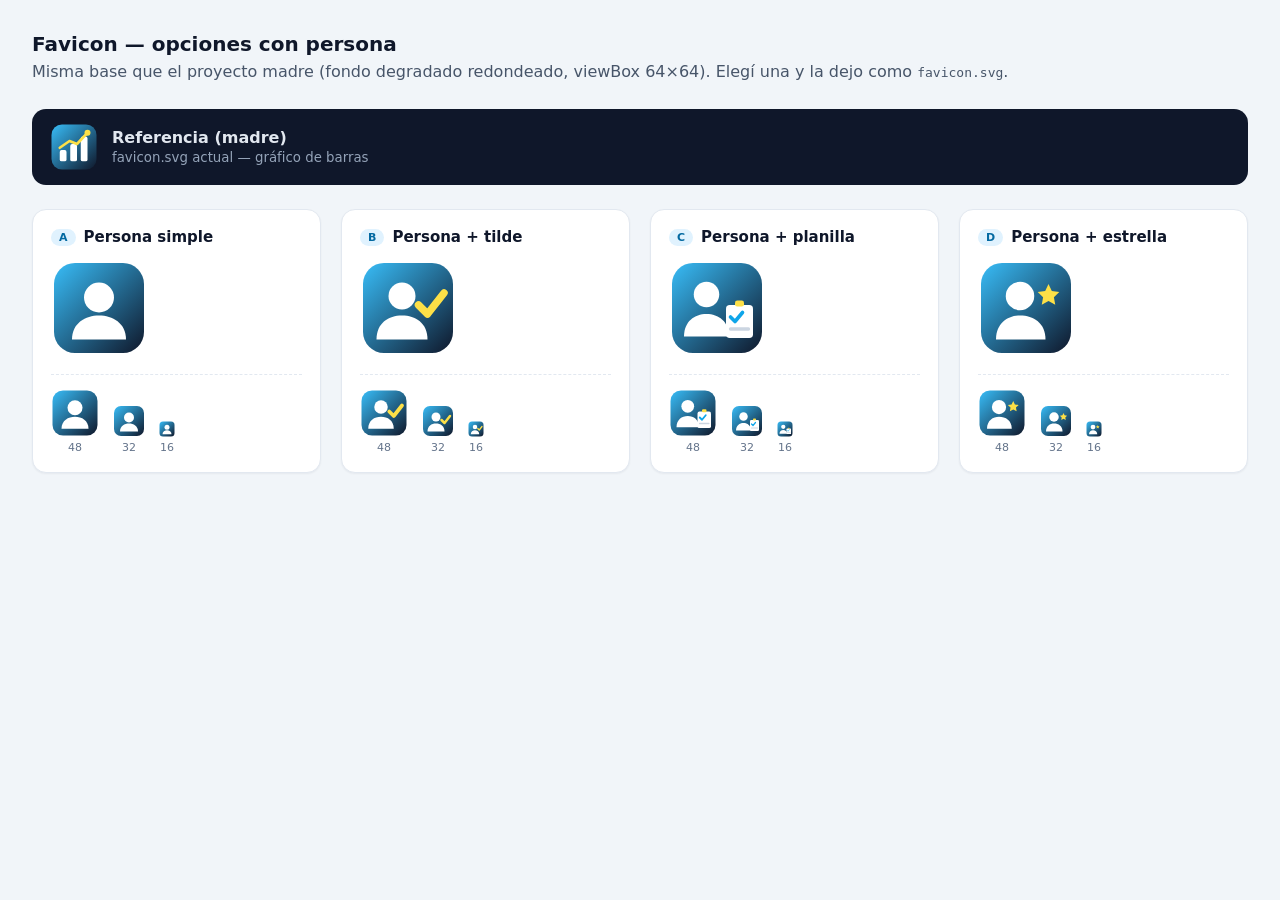
<file: favicon-prueba.html>
<!doctype html>
<html lang="es">
<head>
<meta charset="utf-8" />
<meta name="viewport" content="width=device-width, initial-scale=1" />
<title>Favicon · opciones (persona)</title>
<style>
  body{font-family:system-ui,Segoe UI,Roboto,Arial,sans-serif;background:#f1f5f9;color:#0f172a;margin:0;padding:32px}
  h1{font-size:20px;margin:0 0 6px}
  p.lead{margin:0 0 28px;color:#475569}
  .grid{display:grid;grid-template-columns:repeat(auto-fill,minmax(260px,1fr));gap:20px}
  .card{background:#fff;border:1px solid #e2e8f0;border-radius:14px;padding:18px;box-shadow:0 1px 2px rgba(15,23,42,.05)}
  .card h2{font-size:15px;margin:0 0 14px;display:flex;align-items:center;gap:8px}
  .tag{font-size:11px;font-weight:700;color:#0369a1;background:#e0f2fe;border-radius:999px;padding:2px 8px}
  .big{width:96px;height:96px}
  .sizes{display:flex;align-items:flex-end;gap:14px;margin-top:14px;padding-top:14px;border-top:1px dashed #e2e8f0}
  .sizes .s{display:flex;flex-direction:column;align-items:center;gap:4px;font-size:11px;color:#64748b}
  .s48{width:48px;height:48px}.s32{width:32px;height:32px}.s16{width:16px;height:16px}
  .ref{display:flex;align-items:center;gap:14px;background:#0f172a;color:#e2e8f0;border-radius:14px;padding:14px 18px;margin-bottom:24px}
  .ref svg{flex:0 0 auto}
  .ref small{color:#94a3b8}
</style>
</head>
<body>
  <h1>Favicon — opciones con persona</h1>
  <p class="lead">Misma base que el proyecto madre (fondo degradado redondeado, viewBox 64×64). Elegí una y la dejo como <code>favicon.svg</code>.</p>

  <div class="ref">
    <!-- Referencia: favicon ACTUAL del proyecto madre (gráfico de barras) -->
    <svg width="48" height="48" viewBox="0 0 64 64" xmlns="http://www.w3.org/2000/svg">
      <defs><linearGradient id="gr" x1="0" y1="0" x2="1" y2="1"><stop offset="0" stop-color="#38bdf8"/><stop offset="1" stop-color="#0f172a"/></linearGradient></defs>
      <rect x="2" y="2" width="60" height="60" rx="14" fill="url(#gr)"/>
      <rect x="13" y="36" width="9" height="15" rx="2.5" fill="#fff"/>
      <rect x="27" y="28" width="9" height="23" rx="2.5" fill="#fff"/>
      <rect x="41" y="18" width="9" height="33" rx="2.5" fill="#fff"/>
      <path d="M13 33 L26 24 L36 28 L50 13" fill="none" stroke="#fde047" stroke-width="3.5" stroke-linecap="round" stroke-linejoin="round"/>
      <circle cx="50" cy="13" r="4" fill="#fde047"/>
    </svg>
    <div><strong>Referencia (madre)</strong><br><small>favicon.svg actual — gráfico de barras</small></div>
  </div>

  <div class="grid">

    <!-- A: Persona simple -->
    <div class="card">
      <h2><span class="tag">A</span> Persona simple</h2>
      <svg class="big" viewBox="0 0 64 64" xmlns="http://www.w3.org/2000/svg">
        <defs><linearGradient id="gA" x1="0" y1="0" x2="1" y2="1"><stop offset="0" stop-color="#38bdf8"/><stop offset="1" stop-color="#0f172a"/></linearGradient></defs>
        <rect x="2" y="2" width="60" height="60" rx="14" fill="url(#gA)"/>
        <circle cx="32" cy="25" r="10" fill="#fff"/>
        <path d="M14 53 C14 42 23 37 32 37 C41 37 50 42 50 53 Z" fill="#fff"/>
      </svg>
      <div class="sizes">
        <div class="s"><svg class="s48" viewBox="0 0 64 64"><use href="#useA"/></svg>48</div>
        <div class="s"><svg class="s32" viewBox="0 0 64 64"><use href="#useA"/></svg>32</div>
        <div class="s"><svg class="s16" viewBox="0 0 64 64"><use href="#useA"/></svg>16</div>
      </div>
    </div>

    <!-- B: Persona + tilde (evaluación OK) -->
    <div class="card">
      <h2><span class="tag">B</span> Persona + tilde</h2>
      <svg class="big" viewBox="0 0 64 64" xmlns="http://www.w3.org/2000/svg">
        <defs><linearGradient id="gB" x1="0" y1="0" x2="1" y2="1"><stop offset="0" stop-color="#38bdf8"/><stop offset="1" stop-color="#0f172a"/></linearGradient></defs>
        <rect x="2" y="2" width="60" height="60" rx="14" fill="url(#gB)"/>
        <circle cx="28" cy="24" r="9" fill="#fff"/>
        <path d="M11 52 C11 41 19 36 28 36 C34 36 39 38 42 41" fill="none" stroke="#fff" stroke-width="0"/>
        <path d="M11 53 C11 42 19 37 28 37 C37 37 45 42 45 53 Z" fill="#fff"/>
        <path d="M39 30 L45 36 L56 22" fill="none" stroke="#fde047" stroke-width="5" stroke-linecap="round" stroke-linejoin="round"/>
      </svg>
      <div class="sizes">
        <div class="s"><svg class="s48" viewBox="0 0 64 64"><use href="#useB"/></svg>48</div>
        <div class="s"><svg class="s32" viewBox="0 0 64 64"><use href="#useB"/></svg>32</div>
        <div class="s"><svg class="s16" viewBox="0 0 64 64"><use href="#useB"/></svg>16</div>
      </div>
    </div>

    <!-- C: Persona + estrella/check de evaluación (clipboard) -->
    <div class="card">
      <h2><span class="tag">C</span> Persona + planilla</h2>
      <svg class="big" viewBox="0 0 64 64" xmlns="http://www.w3.org/2000/svg">
        <defs><linearGradient id="gC" x1="0" y1="0" x2="1" y2="1"><stop offset="0" stop-color="#38bdf8"/><stop offset="1" stop-color="#0f172a"/></linearGradient></defs>
        <rect x="2" y="2" width="60" height="60" rx="14" fill="url(#gC)"/>
        <circle cx="25" cy="23" r="8.5" fill="#fff"/>
        <path d="M10 51 C10 41 17 36 25 36 C33 36 40 41 40 51 Z" fill="#fff"/>
        <rect x="38" y="30" width="18" height="22" rx="2.5" fill="#fff"/>
        <rect x="44" y="27" width="6" height="4" rx="1.5" fill="#fde047"/>
        <path d="M41 38 L44 41 L49 35" fill="none" stroke="#0ea5e9" stroke-width="2.4" stroke-linecap="round" stroke-linejoin="round"/>
        <line x1="41" y1="46" x2="53" y2="46" stroke="#cbd5e1" stroke-width="2.2" stroke-linecap="round"/>
      </svg>
      <div class="sizes">
        <div class="s"><svg class="s48" viewBox="0 0 64 64"><use href="#useC"/></svg>48</div>
        <div class="s"><svg class="s32" viewBox="0 0 64 64"><use href="#useC"/></svg>32</div>
        <div class="s"><svg class="s16" viewBox="0 0 64 64"><use href="#useC"/></svg>16</div>
      </div>
    </div>

    <!-- D: Persona con estrella (desempeño) -->
    <div class="card">
      <h2><span class="tag">D</span> Persona + estrella</h2>
      <svg class="big" viewBox="0 0 64 64" xmlns="http://www.w3.org/2000/svg">
        <defs><linearGradient id="gD" x1="0" y1="0" x2="1" y2="1"><stop offset="0" stop-color="#38bdf8"/><stop offset="1" stop-color="#0f172a"/></linearGradient></defs>
        <rect x="2" y="2" width="60" height="60" rx="14" fill="url(#gD)"/>
        <circle cx="28" cy="24" r="9.5" fill="#fff"/>
        <path d="M12 53 C12 42 20 37 28 37 C37 37 45 42 45 53 Z" fill="#fff"/>
        <path d="M47 16 l2.2 4.6 5 .7 -3.6 3.5 .9 5 -4.5 -2.4 -4.5 2.4 .9 -5 -3.6 -3.5 5 -.7 Z" fill="#fde047"/>
      </svg>
      <div class="sizes">
        <div class="s"><svg class="s48" viewBox="0 0 64 64"><use href="#useD"/></svg>48</div>
        <div class="s"><svg class="s32" viewBox="0 0 64 64"><use href="#useD"/></svg>32</div>
        <div class="s"><svg class="s16" viewBox="0 0 64 64"><use href="#useD"/></svg>16</div>
      </div>
    </div>

  </div>

  <!-- símbolos reutilizables para los tamaños chicos -->
  <svg width="0" height="0" style="position:absolute">
    <symbol id="useA" viewBox="0 0 64 64">
      <defs><linearGradient id="gAu" x1="0" y1="0" x2="1" y2="1"><stop offset="0" stop-color="#38bdf8"/><stop offset="1" stop-color="#0f172a"/></linearGradient></defs>
      <rect x="2" y="2" width="60" height="60" rx="14" fill="url(#gAu)"/>
      <circle cx="32" cy="25" r="10" fill="#fff"/>
      <path d="M14 53 C14 42 23 37 32 37 C41 37 50 42 50 53 Z" fill="#fff"/>
    </symbol>
    <symbol id="useB" viewBox="0 0 64 64">
      <defs><linearGradient id="gBu" x1="0" y1="0" x2="1" y2="1"><stop offset="0" stop-color="#38bdf8"/><stop offset="1" stop-color="#0f172a"/></linearGradient></defs>
      <rect x="2" y="2" width="60" height="60" rx="14" fill="url(#gBu)"/>
      <circle cx="28" cy="24" r="9" fill="#fff"/>
      <path d="M11 53 C11 42 19 37 28 37 C37 37 45 42 45 53 Z" fill="#fff"/>
      <path d="M39 30 L45 36 L56 22" fill="none" stroke="#fde047" stroke-width="5" stroke-linecap="round" stroke-linejoin="round"/>
    </symbol>
    <symbol id="useC" viewBox="0 0 64 64">
      <defs><linearGradient id="gCu" x1="0" y1="0" x2="1" y2="1"><stop offset="0" stop-color="#38bdf8"/><stop offset="1" stop-color="#0f172a"/></linearGradient></defs>
      <rect x="2" y="2" width="60" height="60" rx="14" fill="url(#gCu)"/>
      <circle cx="25" cy="23" r="8.5" fill="#fff"/>
      <path d="M10 51 C10 41 17 36 25 36 C33 36 40 41 40 51 Z" fill="#fff"/>
      <rect x="38" y="30" width="18" height="22" rx="2.5" fill="#fff"/>
      <rect x="44" y="27" width="6" height="4" rx="1.5" fill="#fde047"/>
      <path d="M41 38 L44 41 L49 35" fill="none" stroke="#0ea5e9" stroke-width="2.4" stroke-linecap="round" stroke-linejoin="round"/>
      <line x1="41" y1="46" x2="53" y2="46" stroke="#cbd5e1" stroke-width="2.2" stroke-linecap="round"/>
    </symbol>
    <symbol id="useD" viewBox="0 0 64 64">
      <defs><linearGradient id="gDu" x1="0" y1="0" x2="1" y2="1"><stop offset="0" stop-color="#38bdf8"/><stop offset="1" stop-color="#0f172a"/></linearGradient></defs>
      <rect x="2" y="2" width="60" height="60" rx="14" fill="url(#gDu)"/>
      <circle cx="28" cy="24" r="9.5" fill="#fff"/>
      <path d="M12 53 C12 42 20 37 28 37 C37 37 45 42 45 53 Z" fill="#fff"/>
      <path d="M47 16 l2.2 4.6 5 .7 -3.6 3.5 .9 5 -4.5 -2.4 -4.5 2.4 .9 -5 -3.6 -3.5 5 -.7 Z" fill="#fde047"/>
    </symbol>
  </svg>
</body>
</html>
</file>
